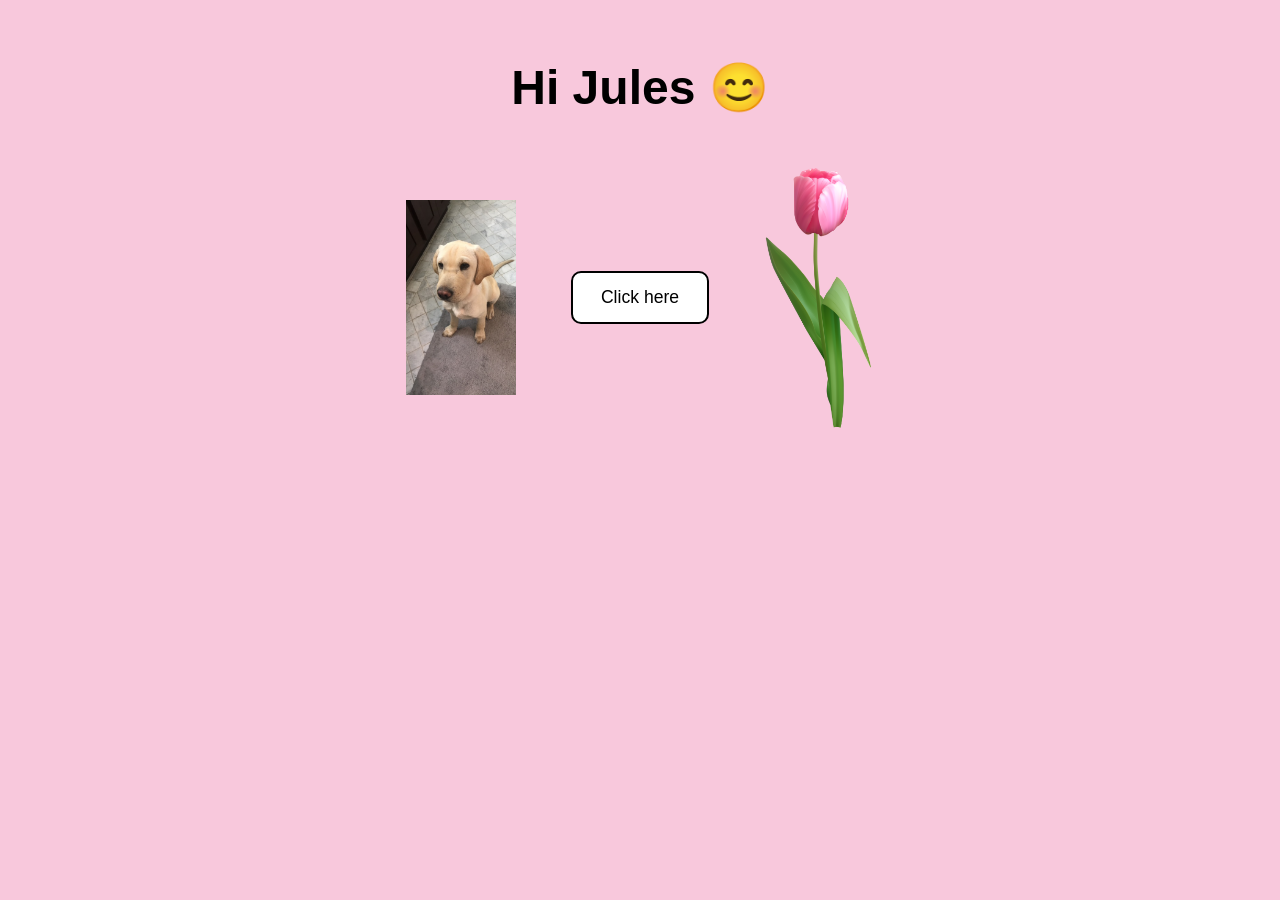
<file: index.html>
<!DOCTYPE html>

<html lang="en">
    <head>
        <meta charset="UTF-8">
        <meta name="author" content="Aves">
        <title>Hi Jules 🌷 </title>
        <link rel="stylesheet" href="style.css" type="text/css">
    </head>
   <body>
  <main class="container">
    <h1>Hi Jules 😊</h1>

    <div class="button-section">
      <img src="Toby.JPG" alt="Toby" class="left-image">
      <button id="messageButton">Click here</button>

      <img
        src="Tulip.png"
        alt="A pink tulip"
        class="tulip"
      >
    </div>

    <div id="messageContainer" class="message-container">
      <p id="message"></p>
    </div>
  </main>

  <script src="script.js"></script>
</body>
</html>
</html>
</file>
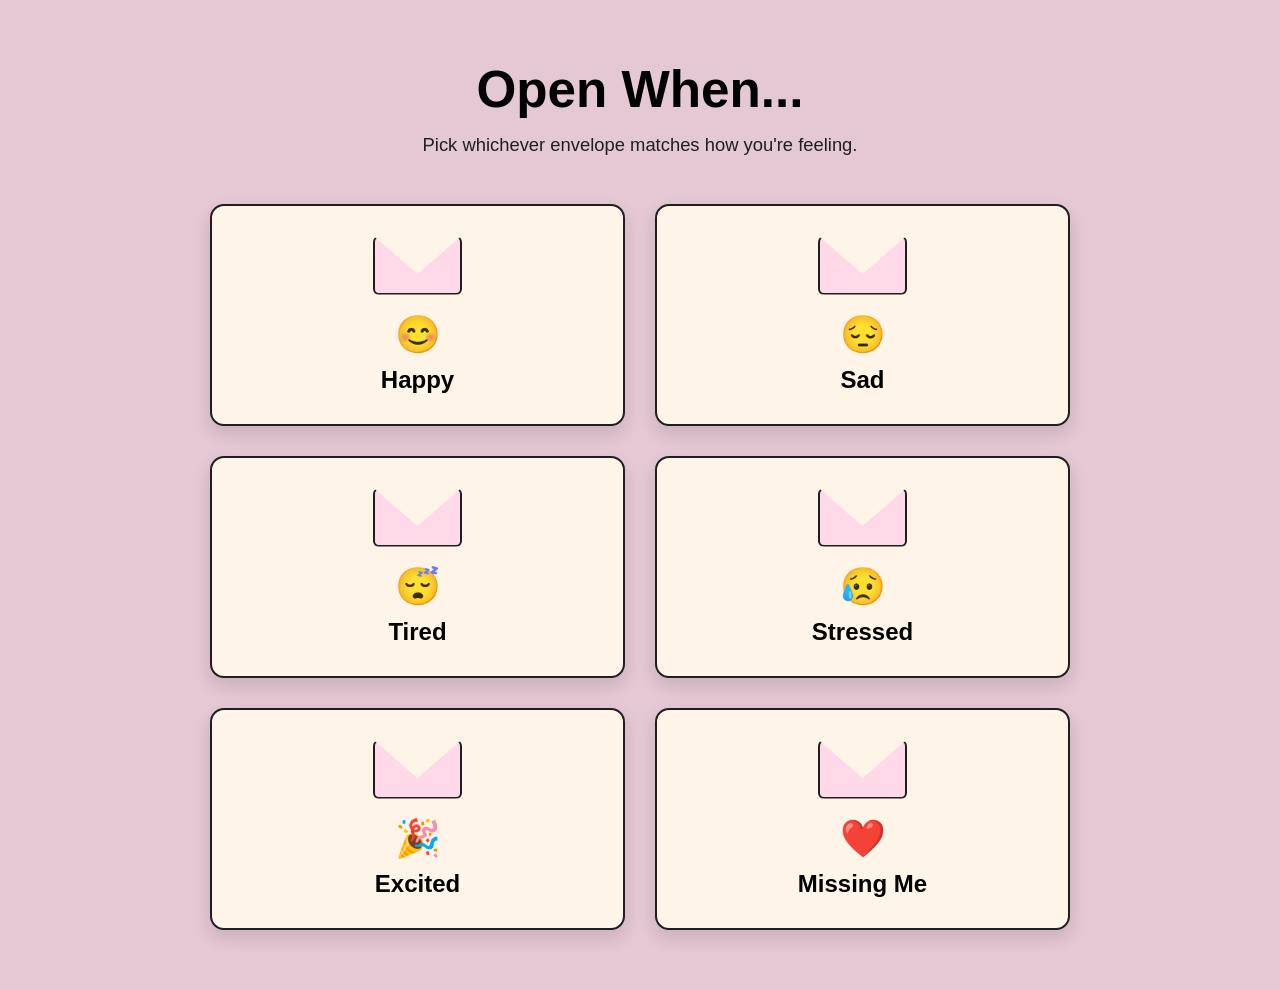
<file: Open-When/index.html>
<!DOCTYPE html>

<html lang="en">
    <head>
        <meta charset="UTF-8">
        <meta name="author" content="Aves">
        <meta name="viewport" content="width=device-width, initial-scale=1.0">

        <title>Open When You're...❤️</title>

        <link rel="stylesheet" href="style.css">
    </head>

    <body>
        <div class="container">

        <h1>Open When...</h1>

        <p class="subtitle">
            Pick whichever envelope matches how you're feeling.
        </p>

        <div class="envelope-grid">

            <div class="envelope" data-message="happy">
                <div class="emoji">😊</div>
                <h2>Happy</h2>
            </div>

            <div class="envelope" data-message="sad">
                <div class="emoji">😔</div>
                <h2>Sad</h2>
            </div>

            <div class="envelope" data-message="tired">
                <div class="emoji">😴</div>
                <h2>Tired</h2>
            </div>

            <div class="envelope" data-message="stressed">
                <div class="emoji">😥</div>
                <h2>Stressed</h2>
            </div>

            <div class="envelope" data-message="excited">
                <div class="emoji">🎉</div>
                <h2>Excited</h2>
            </div>

            <div class="envelope" data-message="miss-me">
                <div class="emoji">❤️</div>
                <h2>Missing Me</h2>
            </div>

        </div>

    </div>

    <script src="script.js"></script>

    </body>
</html>
</file>
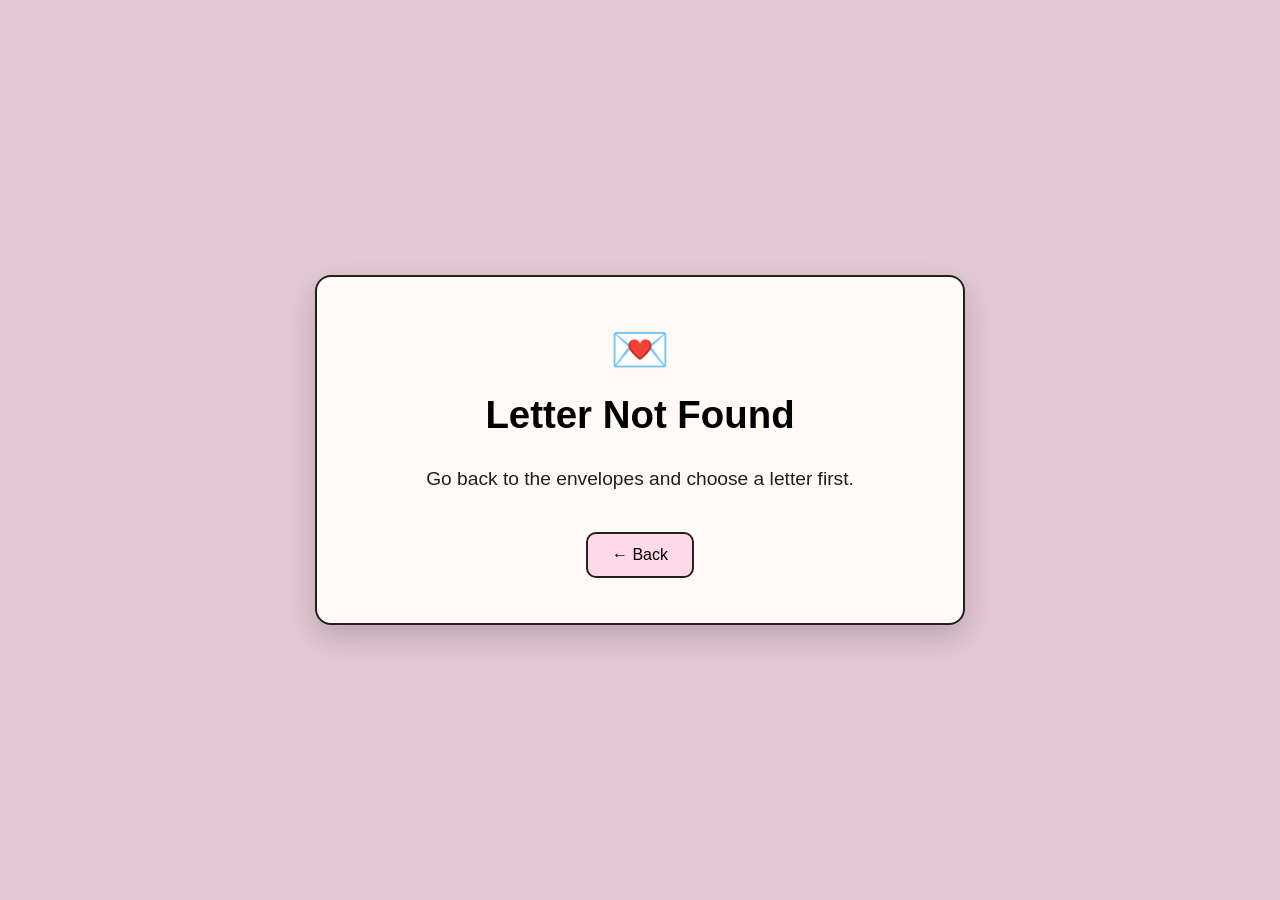
<file: Open-When/letter.html>
<!DOCTYPE html>
<html lang="en">

<head>

    <meta charset="UTF-8">

    <meta name="author" content="Aves">

    <meta name="viewport" content="width=device-width, initial-scale=1.0">

    <title>Open When</title>

    <link rel="stylesheet" href="style.css">

</head>

<body class="letter-page">

    <div class="letter">

        <div class="letter-icon" id="letterIcon"></div>

        <h1 id="letterTitle"></h1>

        <p class="letter-text" id="letterText"></p>

        <a href="index.html" class="back-button">
            ← Back
        </a>

    </div>

    <script src="letter.js"></script>

</body>

</html>
</file>
<file: style.css>
/* Reset */

* {
    margin: 0;
    padding: 0;
    box-sizing: border-box;
}

/* Page */

body {
    background-color: #f8c8dc;
    font-family: "Trebuchet MS", Arial, sans-serif;
    color: black;

    min-height: 100vh;

    display: flex;
    justify-content: center;
    align-items: flex-start;
}

/* Main container */

.container {
    width: 90%;
    max-width: 700px;

    margin-top: 60px;

    text-align: center;
}

/* Title */

h1 {
    font-size: 3rem;
    margin-bottom: 50px;
}

/* Button and tulip */

.button-section {
    display: flex;
    justify-content: center;
    align-items: center;
    gap: 25px;
}

.left-image {
    width: 110px;
    height: auto;
    margin-right: 30px;
}
/* Button */

button {
    padding: 14px 28px;

    background: white;
    color: black;

    border: 2px solid black;
    border-radius: 10px;

    font-size: 1.1rem;
    cursor: pointer;

    transition: transform 0.25s ease,
                background-color 0.25s ease,
                box-shadow 0.25s ease;
}

button:hover {
    background-color: #ffe7f1;
    transform: scale(1.05);

    box-shadow: 0 6px 18px rgba(0,0,0,0.15);
}

button:active {
    transform: scale(0.97);
}

/* Tulip */

.tulip {
    width: 110px;
    height: auto;
    margin-left: 30px;

    transform-origin: bottom center;
    animation: sway 3.5s ease-in-out infinite;
}

/* Sway animation */

@keyframes sway {

    0% {
        transform: rotate(-4deg);
    }

    50% {
        transform: rotate(4deg);
    }

    100% {
        transform: rotate(-4deg);
    }

}

/* Message area */

.message-container {
    margin-top: 45px;
    min-height: 90px;
}

/* Message text */

#message {
    font-size: 1.5rem;
    font-weight: bold;

    opacity: 0;

    transition: opacity 0.4s ease;
}

#message.show {
    opacity: 1;
}

/* Mobile */

@media (max-width: 600px) {

    h1 {
        font-size: 2.2rem;
    }

    .button-section {
        flex-direction: column;
        gap: 20px;
    }

    .tulip {
        width: 90px;
    }

    button {
        width: 200px;
    }

}
</file>
<file: Open-When/style.css>
/* Reset default browser spacing */

* {
    margin: 0;
    padding: 0;
    box-sizing: border-box;
}


/* Main page */

body {
    min-height: 100vh;
    background-color: #e4c8d4;
    color: #1f1f1f;
    font-family: "Trebuchet MS", Arial, sans-serif;
}


/* Main content container */

.container {
    width: min(90%, 900px);
    margin: 0 auto;
    padding: 60px 20px;
    text-align: center;
}


/* Page title */

h1 {
    margin-bottom: 12px;
    font-size: 3.2rem;
    color: black;
}


/* Text below the title */

.subtitle {
    margin-bottom: 45px;
    font-size: 1.15rem;
    line-height: 1.5;
}


/* Envelope layout */

.envelope-grid {
    display: grid;
    grid-template-columns: repeat(2, 1fr);
    gap: 30px;
}


/* Individual envelope card */

.envelope {
    min-height: 190px;
    padding: 30px 20px;

    background-color: #fff4e8;
    border: 2px solid #1f1f1f;
    border-radius: 14px;

    display: flex;
    flex-direction: column;
    justify-content: center;
    align-items: center;

    cursor: pointer;

    box-shadow: 0 8px 18px rgba(0, 0, 0, 0.12);

    transition:
        transform 0.25s ease,
        box-shadow 0.25s ease,
        background-color 0.25s ease;
}


/* Envelope flap shape */

.envelope::before {
    content: "";
    width: 85px;
    height: 55px;
    margin-bottom: 18px;

    background-color: #ffd9e7;
    border: 2px solid #1f1f1f;
    border-radius: 6px;

    clip-path: polygon(
        0 0,
        50% 65%,
        100% 0,
        100% 100%,
        0 100%
    );
}


/* Hover animation */

.envelope:hover {
    background-color: #fff9f2;
    transform: translateY(-8px) scale(1.02);
    box-shadow: 0 14px 25px rgba(0, 0, 0, 0.18);
}


/* Click animation */

.envelope:active {
    transform: translateY(-3px) scale(0.98);
}


/* Emoji */

.emoji {
    margin-bottom: 10px;
    font-size: 2.3rem;
}


/* Envelope title */

.envelope h2 {
    font-size: 1.5rem;
    color: black;
}


/* Mobile layout */

@media (max-width: 650px) {

    .container {
        padding-top: 40px;
    }

    h1 {
        font-size: 2.5rem;
    }

    .subtitle {
        margin-bottom: 30px;
        font-size: 1rem;
    }

    .envelope-grid {
        grid-template-columns: 1fr;
        gap: 22px;
    }

    .envelope {
        min-height: 165px;
    }
}
.letter-page {
    min-height: 100vh;

    display: flex;
    justify-content: center;
    align-items: center;

    padding: 30px;
}

.letter {
    width: min(90%, 650px);

    background-color: #fffaf3;

    border: 2px solid #222;
    border-radius: 16px;

    padding: 45px 40px;

    text-align: center;

    box-shadow: 0 12px 30px rgba(0, 0, 0, 0.18);
}

.letter-icon {
    font-size: 3rem;
    margin-bottom: 15px;
}

.letter h1 {
    margin-bottom: 25px;
    font-size: 2.4rem;
}

.letter-text {
    font-size: 1.2rem;
    line-height: 1.8;

    margin-bottom: 35px;
}

.back-button {
    display: inline-block;

    padding: 12px 24px;

    background-color: #ffd9e7;

    border: 2px solid #222;
    border-radius: 10px;

    color: black;
    text-decoration: none;

    transition: 0.25s ease;
}

.back-button:hover {
    background-color: #ffbfd6;
    transform: translateY(-3px);
}
.letter-text {
    white-space: pre-line;
}
</file>
